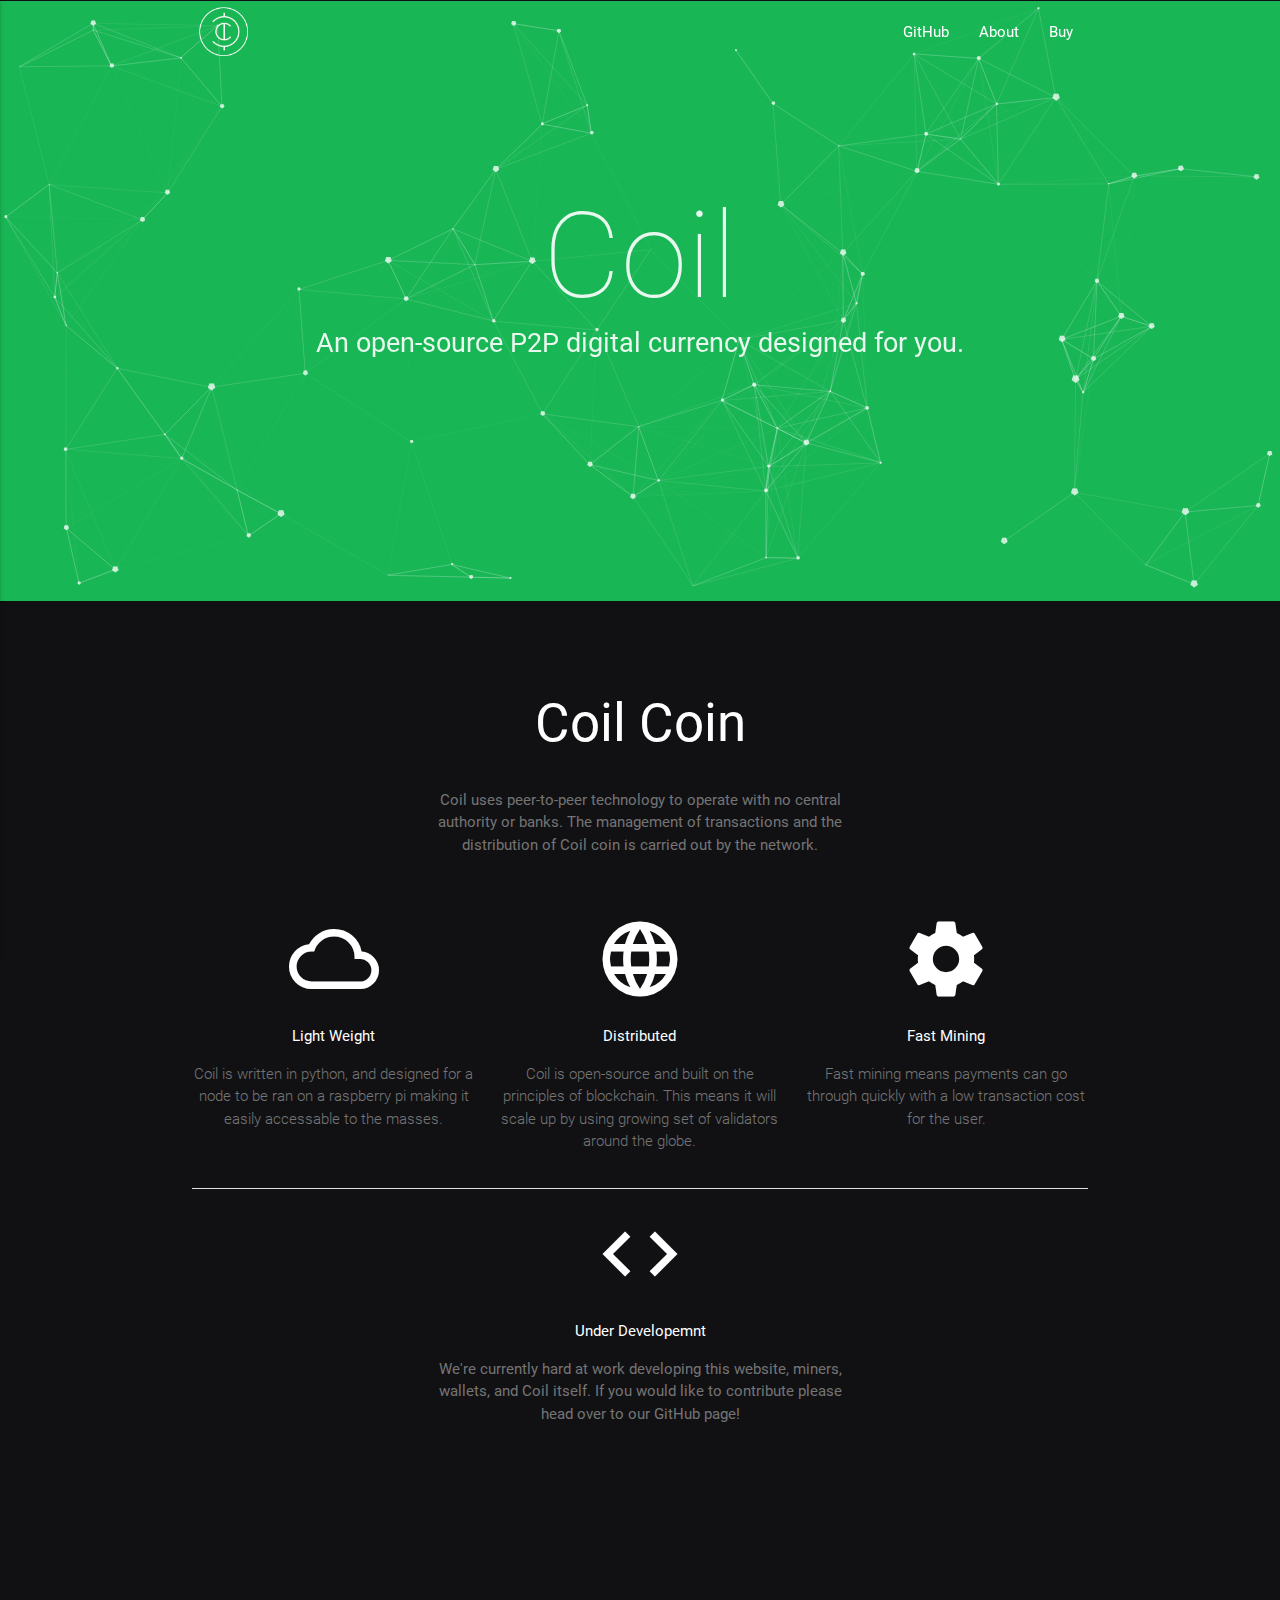
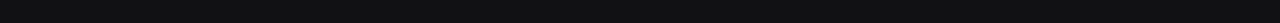
<file: index.html>
<!DOCTYPE html>
<html>
  <head>
    <!--Import Google Icon Font-->
    <link href="https://fonts.googleapis.com/icon?family=Material+Icons" rel="stylesheet">
    <link href="https://fonts.googleapis.com/css?family=Oleo+Script" rel="stylesheet">
    <!--Import materialize.css-->
    <link type="text/css" rel="stylesheet" href="css/materialize.min.css"  media="screen,projection"/>
    <link type="text/css" rel="stylesheet" href="css/styles.css"  media="screen,projection"/>
    <!--Let browser know website is optimized for mobile-->
    <meta name="viewport" content="width=device-width, initial-scale=1.0"/>
    <!--Fav Icon stuff-->
    <link rel="icon" type="image/png" sizes="32x32" href="images/favicon-32x32.png">
    <link rel="icon" type="image/png" sizes="96x96" href="images/favicon-96x96.png">
    <link rel="icon" type="image/png" sizes="16x16" href="images/favicon-16x16.png">
  </head>
  <body>
    <!--Import jQuery before materialize.js-->
    <script type="text/javascript" src="https://code.jquery.com/jquery-3.2.1.min.js"></script>
    <script type="text/javascript" src="js/materialize.min.js"></script>

    <div class="navbar-fixed">
        <nav class="topOfPage z-depth-0">
            <div class="nav-wrapper container">
                <a href="#" data-activates="mobile-demo" class="button-collapse"><i class="material-icons">menu</i></a>                    
                <a href="#" class="brand-logo "><img id="navLogo" src="images/coil_prescroll2.png"></a>
                <ul id="nav-mobile" class="right hide-on-med-and-down">
                    <li><a id="fancy-link" href="https://github.com/coilcoin" target="_blank">GitHub</a></li>
                    <li><a id="fancy-link" href="#">About</a></li>
                    <li><a id="fancy-link" href="#">Buy</a></li>
                </ul>
                
                <ul class="side-nav" id="mobile-demo">
                    <li><a id="mobileText" href="#"><i class="large material-icons white-text">keyboard_backspace</i></a></li>
                    <li><a id="mobileText" href="https://github.com/coilcoin" target="_blank">GitHub</a></li>
                    <li><a id="mobileText" href="#">About</a></li>
                    <li><a id="mobileText" href="#">Buy</a></li>
                </ul>
            </div>
        </nav>
    </div>

    <div class="row">
        <div class="particle-container" id="particles-js"></div>
        <h1 id="coilLogo" class="center-align noHighLight">Coil</h1>
        <div id="hero-pad">
            <p id="coilTag"class="center noHighLight">An open-source P2P digital currency designed for you.</p>
        </div>
    </div>
    
    <div class="row container content">
        <h2 class="white-text header center">Coil Coin</h2>
        <div class="row">
            <div class="col s12 m6 offset-m3">
                <p class="center grey-text text-darken-1">Coil uses peer-to-peer technology to operate with no central authority or banks. The management of transactions and the distribution of Coil coin is carried out by the network.</p>  
            </div>
        </div>
        <br>
        <div class="row white-text">
            <div class="col s12 m4">
                <div class="center promo promo-example">
                <i class="material-icons">cloud_queue</i>
                <p class="promo-caption">Light Weight</p>
                <p class="light center grey-text text-darken-1">Coil is written in python, and designed for a node to be ran on a raspberry pi making it easily accessable to the masses.</p>
                </div>
            </div>
            <div class="col s12 m4">
                <div class="center promo promo-example">
                <i class="material-icons">language</i>
                <p class="promo-caption">Distributed</p>
                <p class="light center grey-text text-darken-1">Coil is open-source and built on the principles of blockchain. This means it will scale up by using growing set of validators around the globe.</p>
                </div>
            </div>
            <div class="col s12 m4">
                <div class="center promo promo-example">
                <i class="material-icons">settings</i>
                <p class="promo-caption">Fast Mining</p>
                <p class="light center grey-text text-darken-1">Fast mining means payments can go through quickly with a low transaction cost for the user.</p>
                </div>
            </div>
        </div>
        <div class="divider"></div>
    </div>

    <div class="row container white-text content"> 
        <div class="row">
            <div class="col s12 m6 offset-m3">
                <div class="center promo promo-example">
                    <i class="material-icons">code</i>
                    <p class="promo-caption">Under Developemnt</p>
                    <p class="center grey-text text-darken-1">We're currently hard at work developing this website, miners, wallets, and Coil itself. If you would like to contribute please head over to our GitHub page!</p>
                </div>
            </div>
        </div>
    </div>

    <script>
        $(document).ready(function(){
            $('.parallax').parallax();
            $(".button-collapse").sideNav({
                closeOnClick: true
            });
        });

        $(window).scroll(function() {
            if ($(document).scrollTop() > 50) {
                $('nav').addClass('scrolled');
                $('nav').removeClass('topOfPage');
                $('nav').removeClass('z-depth-0');
                $('a').addClass('navText');
                $('a').addClass('fancy-link');
            } else {
                $('nav').removeClass('scrolled');
                $('nav').addClass('topOfPage');
                $('nav').addClass('z-depth-0');
                $('a').removeClass('navText');
                $('a').removeClass('fancy-link');
            }
        });
    </script>

    <script src="js/particles.js"></script>
    <script src="js/app.js"></script>
    </div>
  </body>
</html>
</file>
<file: css/styles.css>
nav, a, li, img{
    -webkit-transition: all 0.6s ease;
    transition: all 0.6s ease;
 }

 body {
     background-color: #111114;
 }

.scrolled{
    background-color: rgba(0, 0, 0, 0.8);
    color: black;
}

.topOfPage{
    background-color:rgba(0,0,0,0);
    color: White;
}

.navText{
    color: White !important;
}

.side-nav{
    background-color: rgba(0, 0, 0, 0.7);
}

.particle-container {
    height: 700px;
}

.material-icons {
    font-size: 6em;
}

 #fancy-link {
    color: #ffffff;
    text-decoration: none;
    transition: color 0.3s linear;
    -webkit-transition: color 0.3s linear;
    -moz-transition: color 0.3s linear;
}
  
.fancy-link:hover {
    color: #19B655 !important;
    text-shadow: #19B655 !important;
}

#altColor {
    background-color: rgb(17,17,20);
}

#coilLogo {
    position: relative;
    top: -450px;
	font-size: 8em;
	font-style: normal;
	font-variant: normal;
    line-height: 20px;
    font-weight: lighter;
    color: rgba(255,255,255,0.9);
}

#navLogo {
    height: 2em;
}

.content{
    position: relative;
    top: -143px;
}

#mobileText {
    color: white;
}

#sidenav-overlay{
    display: none !important;
}

#particles-js {
    position: relative;
    width: 100%;
    height: 600px;
    background-color: #19B655;
    background-image: url("");
    background-repeat: no-repeat;
    background-size: cover;
    background-position: 50% 50%;
    top: -63px;
}

#coilTag {
    position: relative;
    top: -420px;
    color: rgba(255,255,255,0.9);
    font-size: 1.8rem;
}

.noHighLight{
    -webkit-touch-callout: none;
    -webkit-user-select: none;
    -khtml-user-select: none;
    -moz-user-select: -moz-none;
    -ms-user-select: none;
    -o-user-select: none;
    user-select: none;
}


/*** T H E - M A G I C - O F - O B J E C T - F I T ***/
/*****************************************************/

#video-viewport {
    position: relative;
    top: -80px;
    left:0;
    overflow: hidden;
    z-index: -1; /* for accessing the video by click */
    max-height: 50em;
}
</file>
